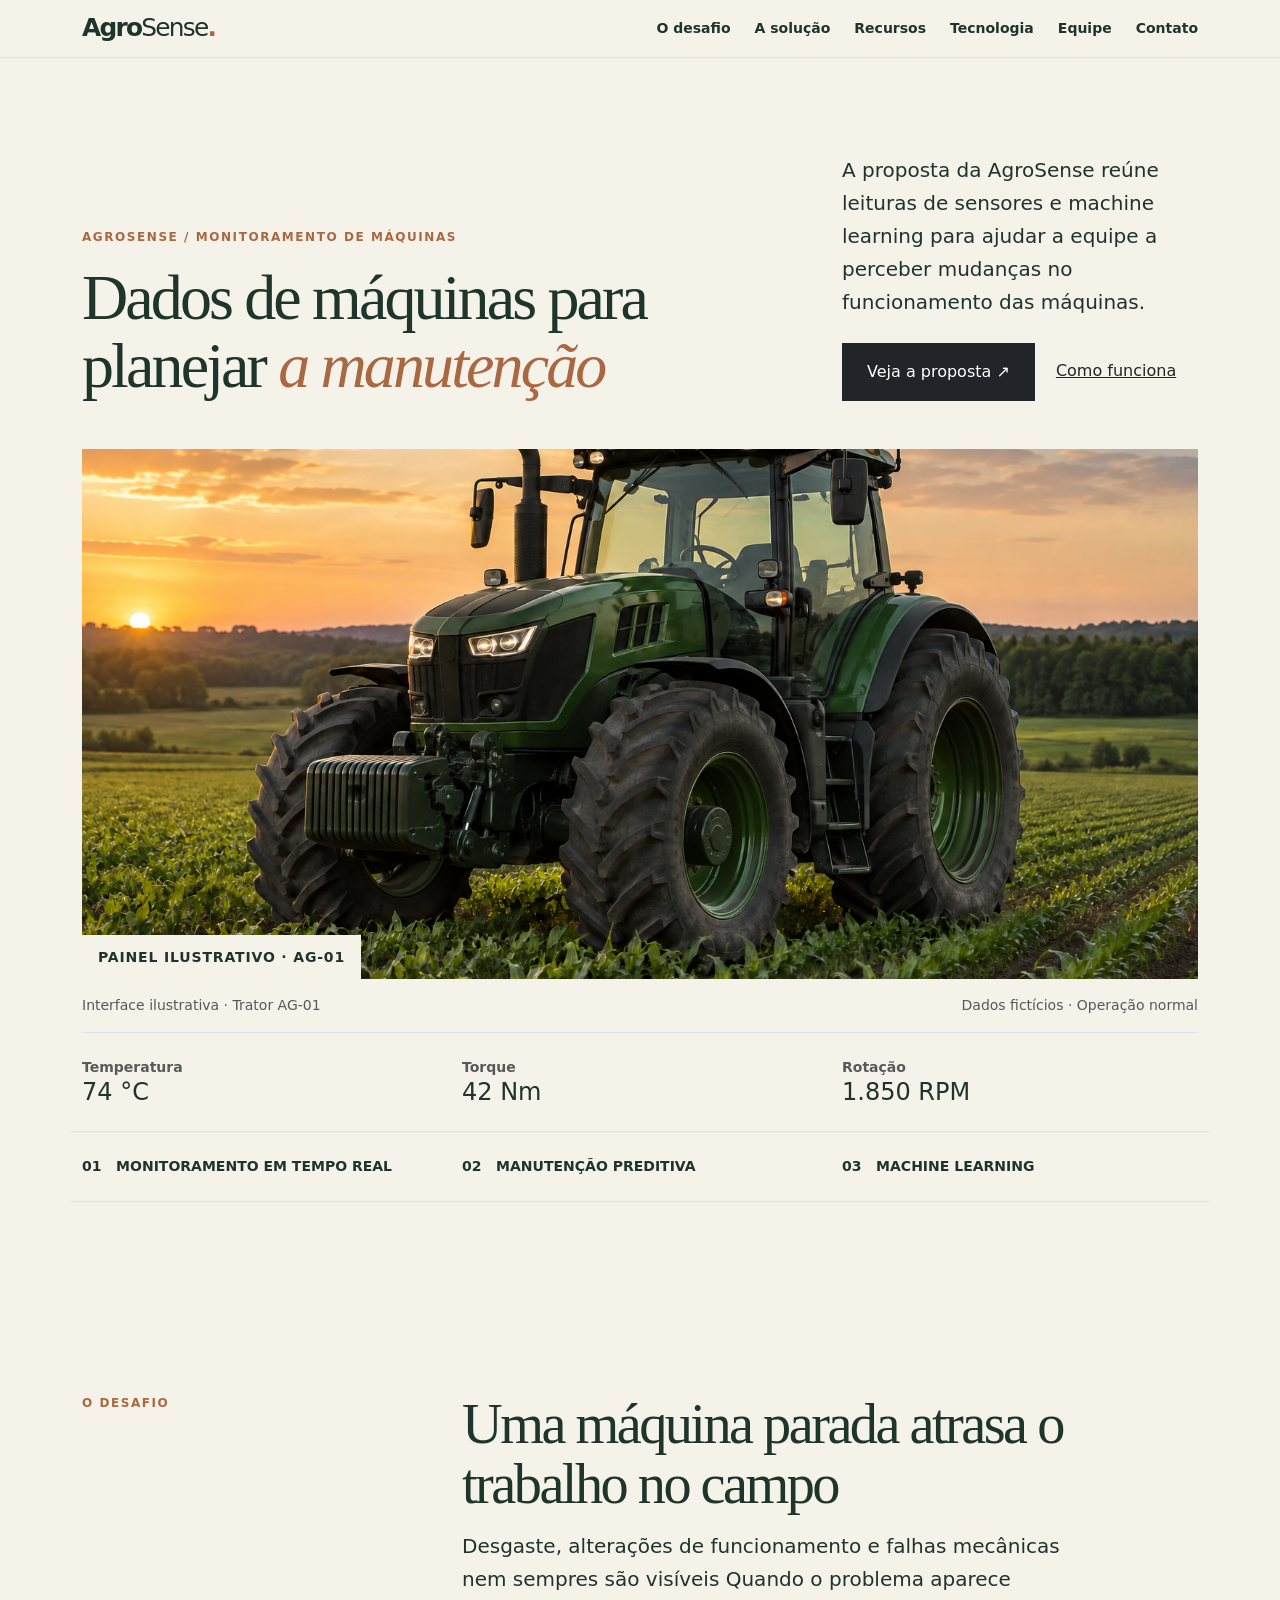
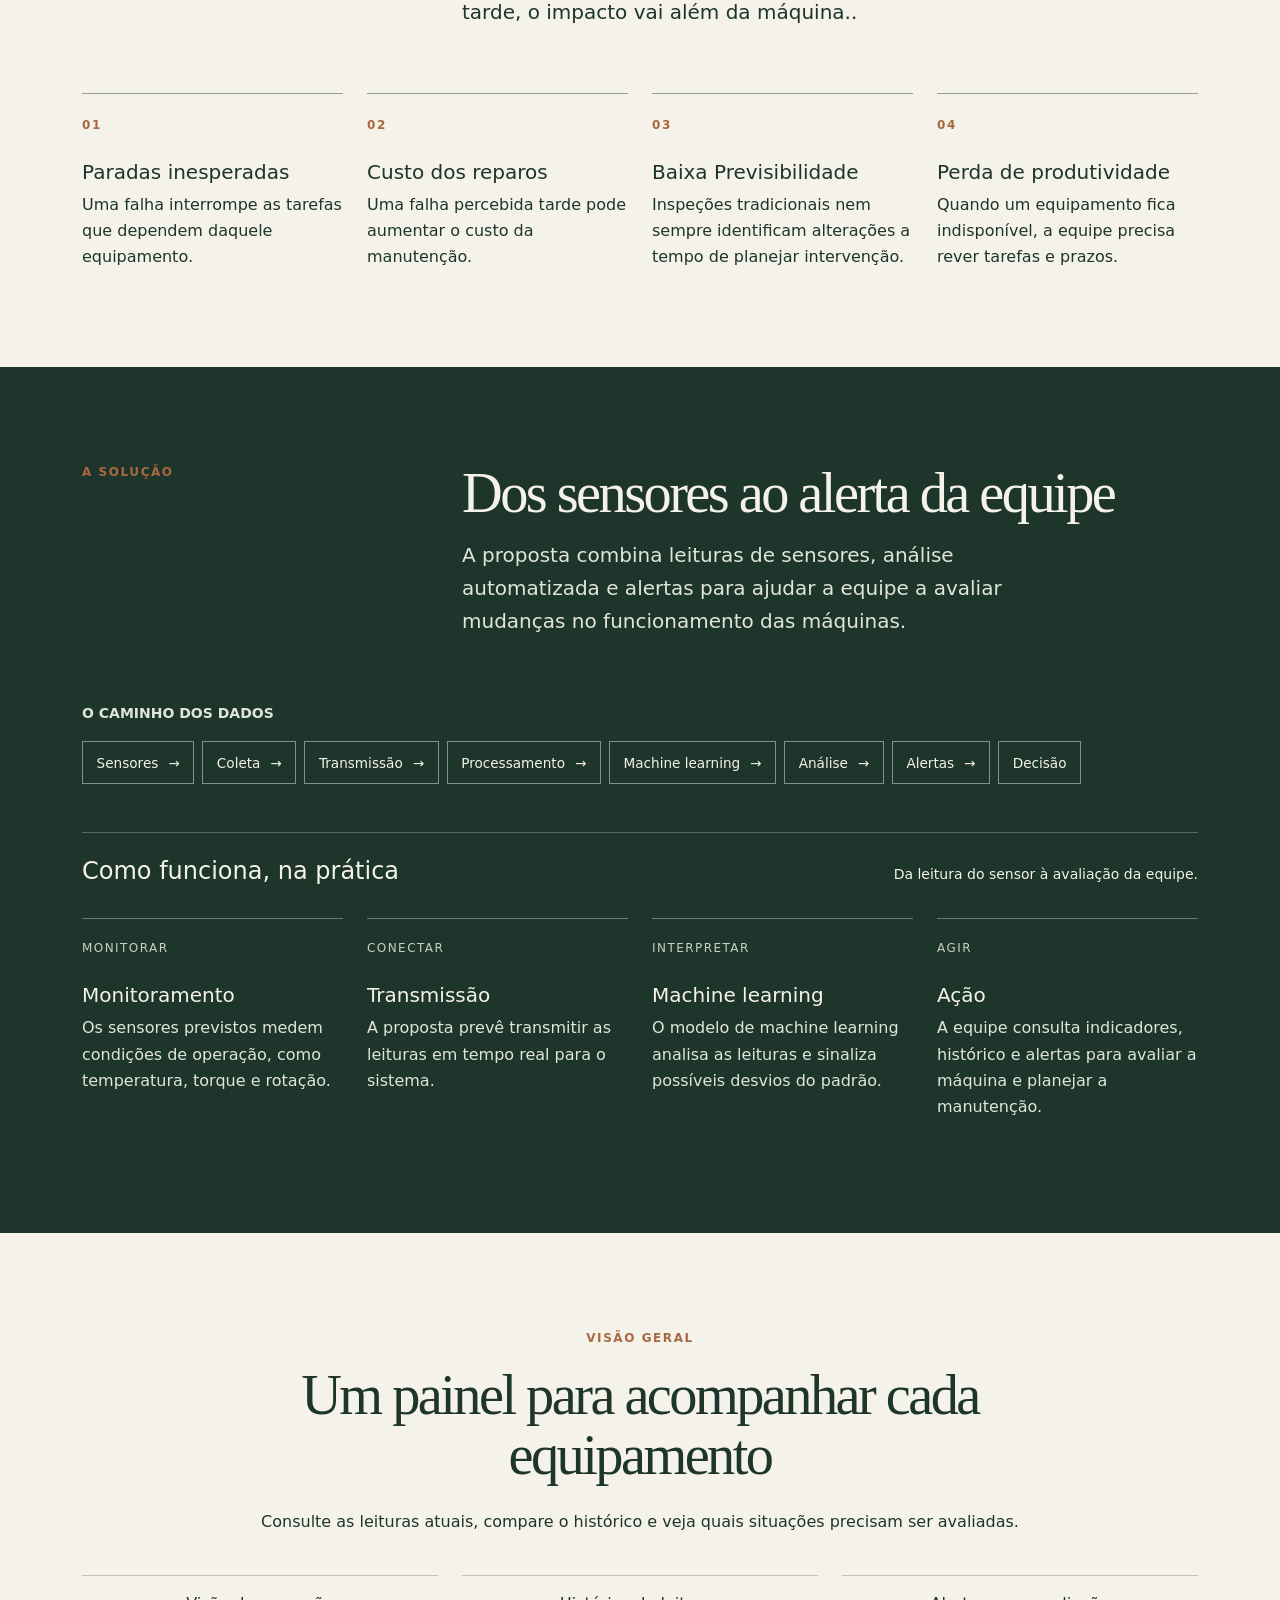
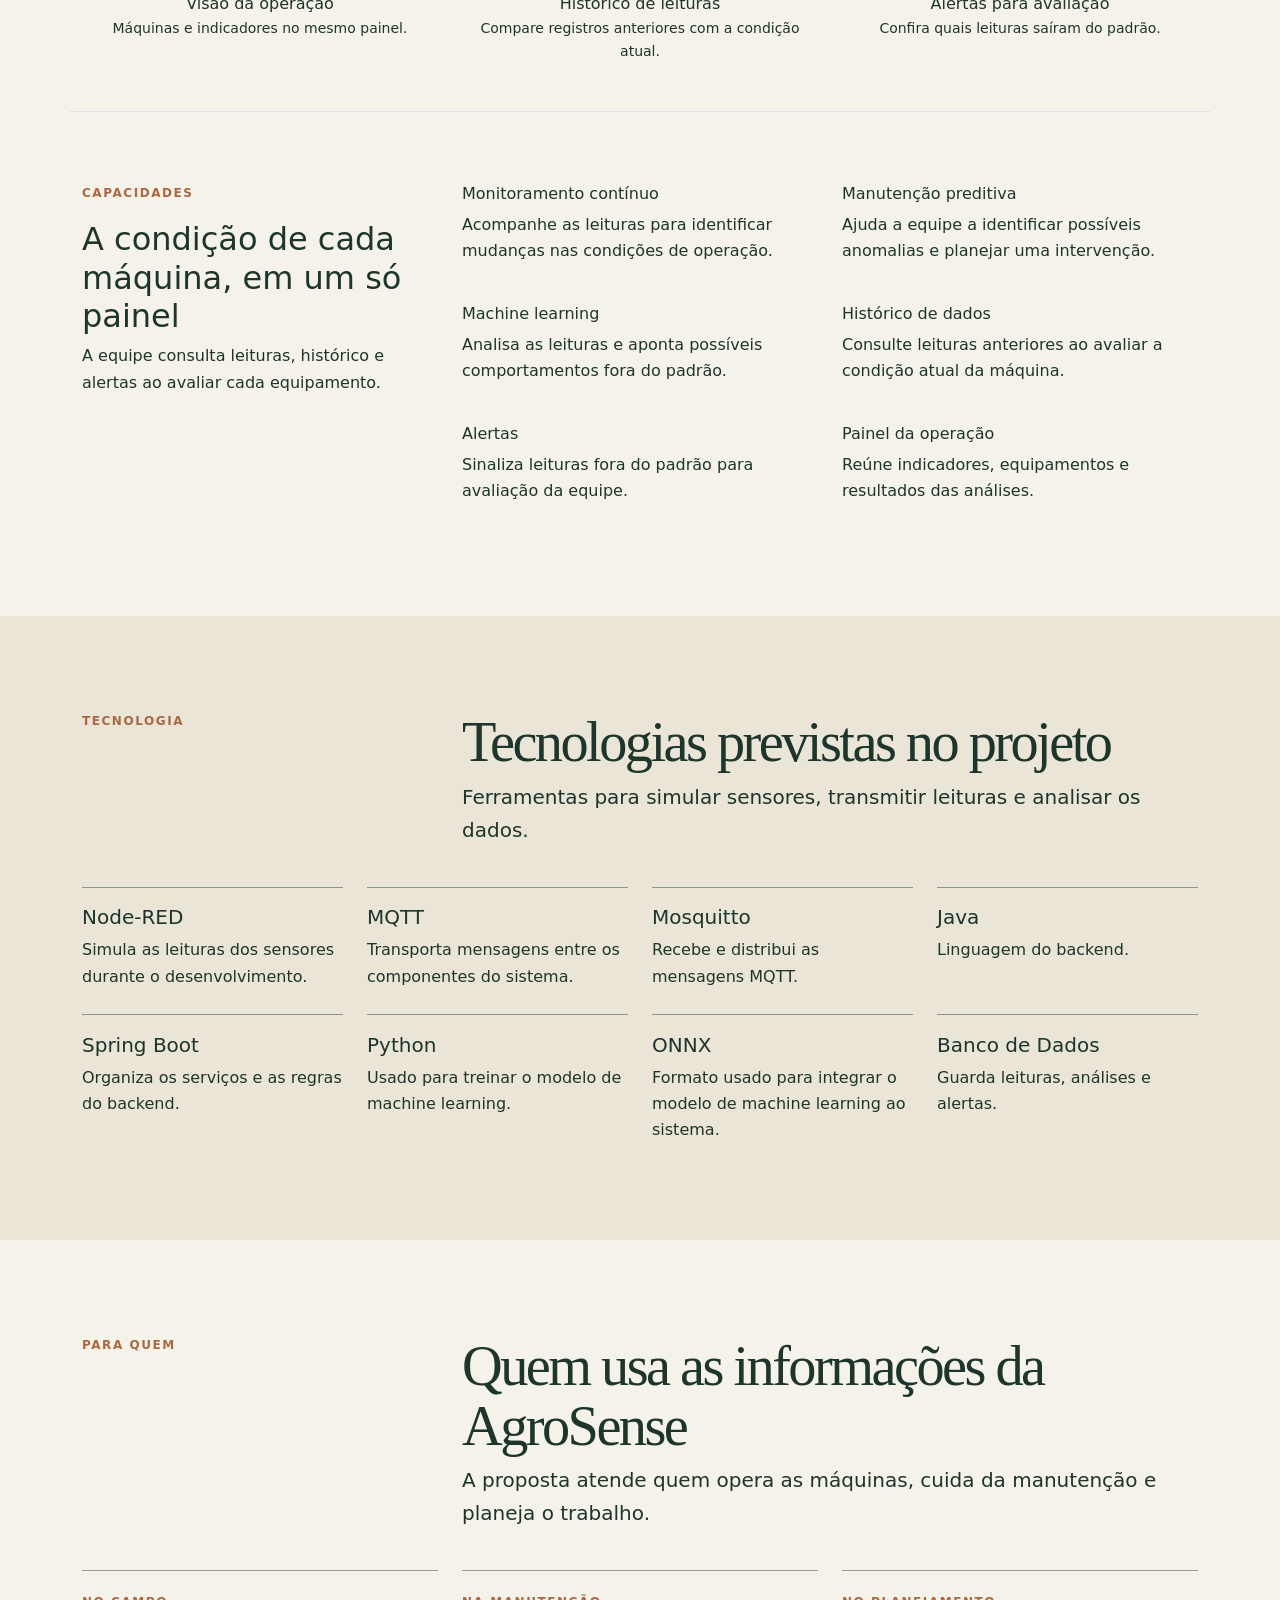
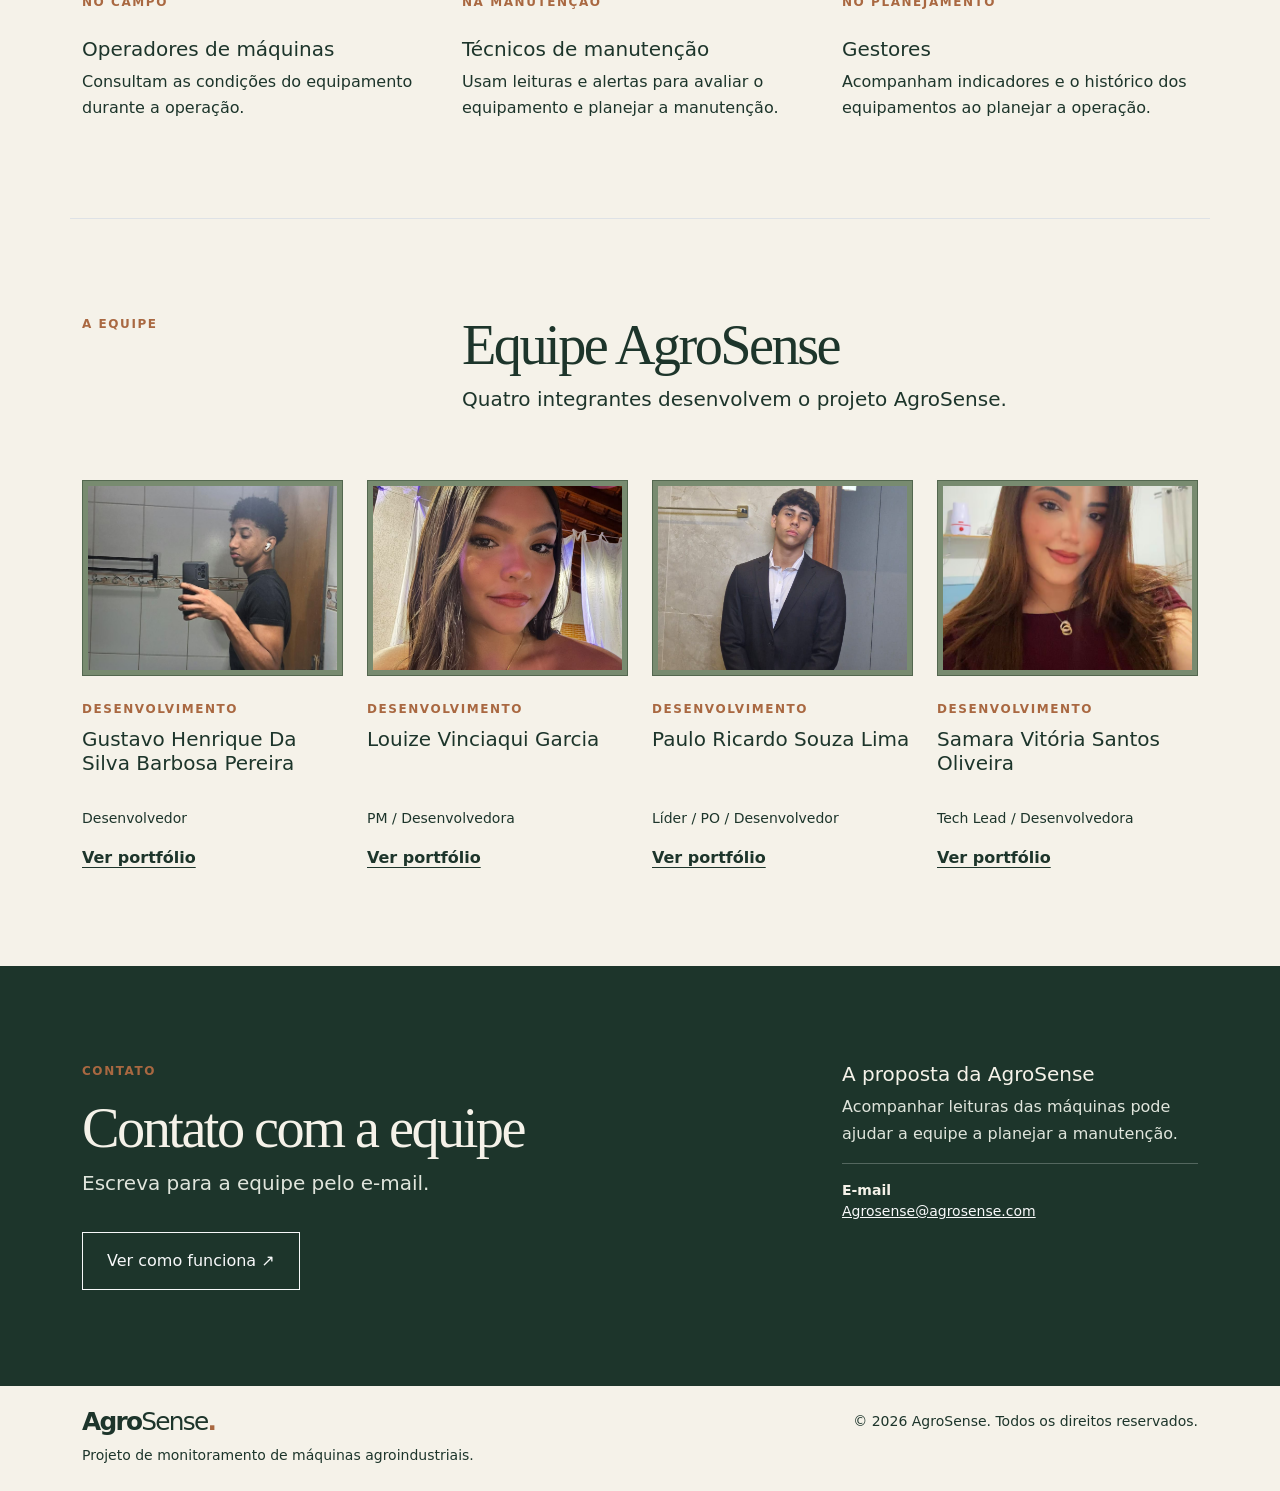
<file: index.html>
<!doctype html>
<html lang="pt-BR">
  <head>
    <meta charset="utf-8">
    <meta name="viewport" content="width=device-width, initial-scale=1">
    <meta name="description" content="A AgroSense propõe monitorar máquinas agroindustriais com sensores e machine learning para apoiar o planejamento da manutenção.">
    <meta name="theme-color" content="#f5f2e9">
    <title>AgroSense — Monitoramento de máquinas agroindustriais</title>
    <link rel="icon" href="img/favicon.svg" type="image/svg+xml">
    <link rel="stylesheet" href="css/bootstrap/bootstrap.min.css">
    <link rel="stylesheet" href="css/style.css">
  </head>
  <body>
    <a class="visually-hidden-focusable btn btn-dark position-absolute m-2" href="#conteudo">Pular para o conteúdo</a>
    <header class="border-bottom bg-paper">
      <div class="container py-3 d-flex flex-wrap align-items-center justify-content-between gap-3">
        <a class="wordmark text-decoration-none" href="#inicio" aria-label="AgroSense, início">Agro<span>Sense</span><span class="wordmark-dot">.</span></a>
        <nav class="d-flex flex-wrap column-gap-4 row-gap-1 small fw-semibold" aria-label="Navegação principal">
          <a href="#problema">O desafio</a>
          <a href="#solucao">A solução</a>
          <a href="#recursos">Recursos</a>
          <a href="#tecnologia">Tecnologia</a>
          <a href="#equipe">Equipe</a>
          <a href="#contato">Contato</a>
        </nav>
      </div>
    </header>
    <main id="conteudo">

      <!-- APRESENTAÇÃO -->
      <section id="inicio" class="container py-5 py-lg-6" aria-labelledby="titulo-principal">
        <div class="row align-items-end gy-4 mb-4 mb-lg-5">
          <div class="col-lg-8">
            <p class="kicker mb-3">AGROSENSE / MONITORAMENTO DE MÁQUINAS</p>
            <h1 id="titulo-principal" class="display-3 title-main mb-0">Dados de máquinas para planejar <em>a manutenção</em></h1>
          </div>
          <div class="col-lg-4">
            <p class="lead mb-4">A proposta da AgroSense reúne leituras de sensores e machine learning para ajudar a equipe a perceber mudanças no funcionamento das máquinas.</p>
            <a class="btn btn-dark rounded-0 px-4 py-3" href="#solucao">Veja a proposta <span aria-hidden="true">↗</span></a>
            <a class="ms-3 text-decoration-underline link-dark" href="#como-funciona">Como funciona</a>
          </div>
        </div>
        <figure class="mb-0">
          <div class="position-relative">
            <img class="w-100 hero-photo" src="img/agrosense-tractor.png" alt="Ilustração de um trator em uma lavoura ao pôr do sol" width="1536" height="1024" fetchpriority="high">
            <span class="photo-tag small">PAINEL ILUSTRATIVO · AG-01</span>
          </div>
          <figcaption class="d-flex flex-wrap justify-content-between gap-2 small text-muted py-3 border-bottom">
            <span>Interface ilustrativa · Trator AG-01</span>
            <span>Dados fictícios · Operação normal</span>
          </figcaption>
        </figure>
        <dl class="row row-cols-3 gy-2 py-4 border-bottom mb-0" aria-label="Leituras ilustrativas do trator AG-01">
          <div class="col">
            <dt class="small text-muted">Temperatura</dt>
            <dd class="h4 mb-0">74 °C</dd>
          </div>
          <div class="col">
            <dt class="small text-muted">Torque</dt>
            <dd class="h4 mb-0">42 Nm</dd>
          </div>
          <div class="col">
            <dt class="small text-muted">Rotação</dt>
            <dd class="h4 mb-0">1.850 RPM</dd>
          </div>
        </dl>
        <div class="row gy-3 py-4 text-uppercase small fw-semibold border-bottom">
          <div class="col-md-4">01   Monitoramento em tempo real</div>
          <div class="col-md-4">02   Manutenção preditiva</div>
          <div class="col-md-4">03   Machine learning</div>
        </div>
      </section>

      <!-- DESAFIO -->
      <section id="problema" class="container py-5 py-lg-6" aria-labelledby="problema-titulo">
        <div class="row gy-4 mb-5">
          <div class="col-lg-4">
            <p class="kicker"> O DESAFIO</p>
          </div>
          <div class="col-lg-8">
            <h2 id="problema-titulo" class="section-title mb-3">Uma máquina parada atrasa o trabalho no campo</h2>
            <p class="lead col-lg-10">Desgaste, alterações de funcionamento e falhas mecânicas nem sempres são visíveis
              Quando o problema aparece tarde, o impacto vai além da máquina..</p>
          </div>
        </div>
        <div class="row row-cols-1 row-cols-md-2 row-cols-lg-4 g-4">
          <div class="col">
            <article class="rule-item h-100">
              <span class="kicker">01</span>
              <h3 class="h5 mt-4">Paradas inesperadas</h3>
              <p>Uma falha interrompe as tarefas que dependem daquele equipamento.</p>
            </article>
          </div>
          <div class="col">
            <article class="rule-item h-100">
              <span class="kicker">02</span>
              <h3 class="h5 mt-4">Custo dos reparos</h3>
              <p>Uma falha percebida tarde pode aumentar o custo da manutenção.</p>
            </article>
          </div>
          <div class="col">
            <article class="rule-item h-100">
              <span class="kicker">03</span>
              <h3 class="h5 mt-4">Baixa Previsibilidade</h3>
              <p>Inspeções tradicionais nem sempre identificam alterações a tempo de planejar intervenção.</p>
            </article>
          </div>
          <div class="col">
            <article class="rule-item h-100">
              <span class="kicker">04</span>
              <h3 class="h5 mt-4">Perda de produtividade</h3>
              <p>Quando um equipamento fica indisponível, a equipe precisa rever tarefas e prazos.</p>
            </article>
          </div>
        </div>
      </section>

      <!-- SOLUÇÃO -->
      <section id="solucao" class="forest-band py-5 py-lg-6" aria-labelledby="solucao-titulo">
        <div class="container">
          <div class="row gy-4 mb-5">
            <div class="col-lg-4">
              <p class="kicker text-light-subtle"> A SOLUÇÃO</p>
            </div>
            <div class="col-lg-8">
              <h2 id="solucao-titulo" class="section-title mb-3">Dos sensores ao alerta da equipe</h2>
              <p class="lead col-lg-10">A proposta combina leituras de sensores, análise automatizada e alertas para ajudar a equipe a avaliar mudanças no funcionamento das máquinas.</p>
            </div>
          </div>
          <p class="small text-uppercase fw-bold mb-3">O caminho dos dados</p>
          <ol class="d-flex flex-wrap list-unstyled gap-2 mb-5" aria-label="Caminho dos dados, dos sensores à decisão">
            <li class="flow-label">Sensores</li>
            <li class="flow-label">Coleta</li>
            <li class="flow-label">Transmissão</li>
            <li class="flow-label">Processamento</li>
            <li class="flow-label">Machine learning</li>
            <li class="flow-label">Análise</li>
            <li class="flow-label">Alertas</li>
            <li class="flow-label">Decisão</li>
          </ol>
          <div id="como-funciona" class="border-top border-light border-opacity-25 pt-4">
            <div class="d-flex flex-wrap justify-content-between align-items-baseline gap-2 mb-4">
              <h3 class="h4">Como funciona, na prática</h3>
              <span class="small text-light-subtle">Da leitura do sensor à avaliação da equipe.</span>
            </div>
            <div class="row row-cols-1 row-cols-sm-2 row-cols-lg-4 g-4">
              <div class="col">
                <div class="step h-100">
                  <span> MONITORAR</span>
                  <h4 class="h5 mt-4">Monitoramento</h4>
                  <p>Os sensores previstos medem condições de operação, como temperatura, torque e rotação.</p>
                </div>
              </div>
              <div class="col">
                <div class="step h-100">
                  <span> CONECTAR</span>
                  <h4 class="h5 mt-4">Transmissão</h4>
                  <p>A proposta prevê transmitir as leituras em tempo real para o sistema.</p>
                </div>
              </div>
              <div class="col">
                <div class="step h-100">
                  <span>INTERPRETAR</span>
                  <h4 class="h5 mt-4">Machine learning</h4>
                  <p>O modelo de machine learning analisa as leituras e sinaliza possíveis desvios do padrão.</p>
                </div>
              </div>
              <div class="col">
                <div class="step h-100">
                  <span> AGIR</span>
                  <h4 class="h5 mt-4">Ação</h4>
                  <p>A equipe consulta indicadores, histórico e alertas para avaliar a máquina e planejar a manutenção.</p>
                </div>
              </div>
            </div>
          </div>
        </div>
      </section>

      <!-- RECURSOS E PAINEL -->
      <section id="recursos" class="container py-5 py-lg-6" aria-labelledby="recursos-titulo">
        <div class="overview-intro text-center mx-auto">
          <p class="kicker">VISÃO GERAL</p>
          <h2 id="recursos-titulo" class="section-title mb-4">Um painel para acompanhar cada equipamento</h2>
          <p>Consulte as leituras atuais, compare o histórico e veja quais situações precisam ser avaliadas.</p>
        </div>
        <div class="row row-cols-1 row-cols-md-3 g-4 mt-3 text-center">
          <div class="col">
            <article class="overview-feature h-100">
              <h3 class="h6 mb-1">Visão da operação</h3>
              <p class="small mb-0">Máquinas e indicadores no mesmo painel.</p>
            </article>
          </div>
          <div class="col">
            <article class="overview-feature h-100">
              <h3 class="h6 mb-1">Histórico de leituras</h3>
              <p class="small mb-0">Compare registros anteriores com a condição atual.</p>
            </article>
          </div>
          <div class="col">
            <article class="overview-feature h-100">
              <h3 class="h6 mb-1">Alertas para avaliação</h3>
              <p class="small mb-0">Confira quais leituras saíram do padrão.</p>
            </article>
          </div>
        </div>
        <div class="row mt-5 pt-5 border-top gy-4">
          <div class="col-lg-4">
            <p class="kicker">CAPACIDADES</p>
            <h2 class="h2">A condição de cada máquina, em um só painel</h2>
            <p>A equipe consulta leituras, histórico e alertas ao avaliar cada equipamento.</p>
          </div>
          <div class="col-lg-8">
            <div class="row row-cols-1 row-cols-sm-2 g-4">
              <div class="col">
                <h3 class="h6">Monitoramento contínuo</h3>
                <p>Acompanhe as leituras para identificar mudanças nas condições de operação.</p>
              </div>
              <div class="col">
                <h3 class="h6">Manutenção preditiva</h3>
                <p>Ajuda a equipe a identificar possíveis anomalias e planejar uma intervenção.</p>
              </div>
              <div class="col">
                <h3 class="h6">Machine learning</h3>
                <p>Analisa as leituras e aponta possíveis comportamentos fora do padrão.</p>
              </div>
              <div class="col">
                <h3 class="h6">Histórico de dados</h3>
                <p>Consulte leituras anteriores ao avaliar a condição atual da máquina.</p>
              </div>
              <div class="col">
                <h3 class="h6">Alertas</h3>
                <p>Sinaliza leituras fora do padrão para avaliação da equipe.</p>
              </div>
              <div class="col">
                <h3 class="h6">Painel da operação</h3>
                <p>Reúne indicadores, equipamentos e resultados das análises.</p>
              </div>
            </div>
          </div>
        </div>
      </section>
      <!-- TECNOLOGIA -->
      <section id="tecnologia" class="sand-band py-5 py-lg-6" aria-labelledby="tecnologia-titulo">
        <div class="container">
          <div class="row gy-4 mb-4">
            <div class="col-lg-4">
              <p class="kicker"> TECNOLOGIA</p>
            </div>
            <div class="col-lg-8">
              <h2 id="tecnologia-titulo" class="section-title">Tecnologias previstas no projeto</h2>
              <p class="lead">Ferramentas para simular sensores, transmitir leituras e analisar os dados.</p>
            </div>
          </div>
          <div class="row row-cols-1 row-cols-sm-2 row-cols-lg-4 g-4">
            <div class="col">
              <div class="rule-item">
                <h3 class="h5">Node-RED</h3>
                <p>Simula as leituras dos sensores durante o desenvolvimento.</p>
              </div>
            </div>
            <div class="col">
              <div class="rule-item">
                <h3 class="h5">MQTT</h3>
                <p>Transporta mensagens entre os componentes do sistema.</p>
              </div>
            </div>
            <div class="col">
              <div class="rule-item">
                <h3 class="h5">Mosquitto</h3>
                <p>Recebe e distribui as mensagens MQTT.</p>
              </div>
            </div>
            <div class="col">
              <div class="rule-item">
                <h3 class="h5">Java</h3>
                <p>Linguagem do backend.</p>
              </div>
            </div>
            <div class="col">
              <div class="rule-item">
                <h3 class="h5">Spring Boot</h3>
                <p>Organiza os serviços e as regras do backend.</p>
              </div>
            </div>
            <div class="col">
              <div class="rule-item">
                <h3 class="h5">Python</h3>
                <p>Usado para treinar o modelo de machine learning.</p>
              </div>
            </div>
            <div class="col">
              <div class="rule-item">
                <h3 class="h5">ONNX</h3>
                <p>Formato usado para integrar o modelo de machine learning ao sistema.</p>
              </div>
            </div>
            <div class="col">
              <div class="rule-item">
                <h3 class="h5">Banco de Dados</h3>
                <p>Guarda leituras, análises e alertas.</p>
              </div>
            </div>
          </div>
        </div>
      </section>

      <section class="container py-5 py-lg-6" aria-labelledby="publico-titulo">
        <div class="row gy-4 mb-4">
          <div class="col-lg-4">
            <p class="kicker"> PARA QUEM</p>
          </div>
          <div class="col-lg-8">
            <h2 id="publico-titulo" class="section-title">Quem usa as informações da AgroSense</h2>
            <p class="lead">A proposta atende quem opera as máquinas, cuida da manutenção e planeja o trabalho.</p>
          </div>
        </div>
        <div class="row row-cols-1 row-cols-md-3 g-4">
          <div class="col">
            <div class="rule-item h-100">
              <span class="kicker">NO CAMPO</span>
              <h3 class="h5 mt-4">Operadores de máquinas</h3>
              <p>Consultam as condições do equipamento durante a operação.</p>
            </div>
          </div>
          <div class="col">
            <div class="rule-item h-100">
              <span class="kicker">NA MANUTENÇÃO</span>
              <h3 class="h5 mt-4">Técnicos de manutenção</h3>
              <p>Usam leituras e alertas para avaliar o equipamento e planejar a manutenção.</p>
            </div>
          </div>
          <div class="col">
            <div class="rule-item h-100">
              <span class="kicker">NO PLANEJAMENTO</span>
              <h3 class="h5 mt-4">Gestores</h3>
              <p>Acompanham indicadores e o histórico dos equipamentos ao planejar a operação.</p>
            </div>
          </div>
        </div>
      </section>

      <!-- EQUIPE -->
      <section id="equipe" class="container py-5 py-lg-6 border-top" aria-labelledby="equipe-titulo">
        <div class="row gy-5 mb-5">
          <div class="col-lg-4">
            <p class="kicker"> A EQUIPE</p>
          </div>
          <div class="col-lg-8">
            <h2 id="equipe-titulo" class="section-title">Equipe AgroSense</h2>
            <p class="lead">Quatro integrantes desenvolvem o projeto AgroSense.</p>
          </div>
        </div>
        <div class="row row-cols-1 row-cols-sm-2 row-cols-lg-4 g-4">
          <div class="col">
            <article class="person h-100">
              <div class="img-perfil-frame">
                <img class="img img-gustavo" src="img/gustavo.jpeg" alt="Foto de Gustavo Henrique Da Silva Barbosa Pereira" width="1154" height="1280" loading="lazy" decoding="async">
              </div>
              <p class="kicker mt-4 mb-2">DESENVOLVIMENTO</p>
              <h3 class="h5 person-name">Gustavo Henrique Da Silva Barbosa Pereira</h3>
              <p class="small person-role">Desenvolvedor</p>
              <a href="gustavo.html" aria-label="Ver portfólio de Gustavo Henrique Da Silva Barbosa Pereira">Ver portfólio</a>
            </article>
          </div>
          <div class="col">
            <article class="person h-100">
              <div class="img-perfil-frame">
                <img class="img img-louize" src="img/louize.jpeg" alt="Foto de Louize Vinciaqui Garcia" width="960" height="1280" loading="lazy" decoding="async">
              </div>
              <p class="kicker mt-4 mb-2">DESENVOLVIMENTO</p>
              <h3 class="h5 person-name">Louize Vinciaqui Garcia</h3>
              <p class="small person-role">PM / Desenvolvedora</p>
              <a href="louize.html" aria-label="Ver portfólio de Louize Vinciaqui Garcia">Ver portfólio</a>
            </article>
          </div>
          <div class="col">
            <article class="person h-100">
              <div class="img-perfil-frame">
                <img class="img img-paulo" src="img/paulo.jpeg" alt="Foto de Paulo Ricardo Souza Lima" width="360" height="360" loading="lazy" decoding="async">
              </div>
              <p class="kicker mt-4 mb-2">DESENVOLVIMENTO</p>
              <h3 class="h5 person-name">Paulo Ricardo Souza Lima</h3>
              <p class="small person-role">Líder / PO / Desenvolvedor</p>
              <a href="paulo.html" aria-label="Ver portfólio de Paulo Ricardo Souza Lima">Ver portfólio</a>
            </article>
          </div>
          <div class="col">
            <article class="person h-100">
              <div class="img-perfil-frame">
                <img class="img img-samara" src="img/samara.jpeg" alt="Foto de Samara Vitória Santos Oliveira" width="1200" height="986" loading="lazy" decoding="async">
              </div>
              <p class="kicker mt-4 mb-2">DESENVOLVIMENTO</p>
              <h3 class="h5 person-name">Samara Vitória Santos Oliveira</h3>
              <p class="small person-role">Tech Lead / Desenvolvedora</p>
              <a href="samara.html" aria-label="Ver portfólio de Samara Vitória Santos Oliveira">Ver portfólio</a>
            </article>
          </div>
        </div>
      </section>

      <!-- CONTATO -->
      <section id="contato" class="forest-band py-5 py-lg-6" aria-labelledby="contato-titulo">
        <div class="container">
          <div class="row gy-5">
            <div class="col-lg-8">
              <p class="kicker text-light-subtle">CONTATO</p>
              <h2 id="contato-titulo" class="section-title">Contato com a equipe</h2>
              <p class="lead col-lg-9">Escreva para a equipe pelo e-mail.</p>
              <a href="#solucao" class="btn btn-outline-light rounded-0 mt-3 px-4 py-3">Ver como funciona ↗</a>
            </div>
            <div class="col-lg-4">
              <h3 class="h5">A proposta da AgroSense</h3>
              <p>Acompanhar leituras das máquinas pode ajudar a equipe a planejar a manutenção.</p>
              <dl class="small border-top border-light border-opacity-25 pt-3">
                <dt>E-mail</dt>
                <dd><a class="link-light" href="mailto:Agrosense@agrosense.com">Agrosense@agrosense.com</a></dd>
              </dl>
            </div>
          </div>
        </div>
      </section>
    </main>
    <footer class="container py-4 d-flex flex-wrap justify-content-between gap-2 small">
      <div>
        <a class="wordmark text-decoration-none" href="#inicio">Agro<span>Sense</span><span class="wordmark-dot">.</span></a>
        <p class="mb-0 mt-2">Projeto de monitoramento de máquinas agroindustriais.</p>
      </div>
      <div class="text-md-end">
        <p class="mb-0">© 2026 AgroSense. Todos os direitos reservados.</p>
      </div>
    </footer>
  </body>
</html>
</file>
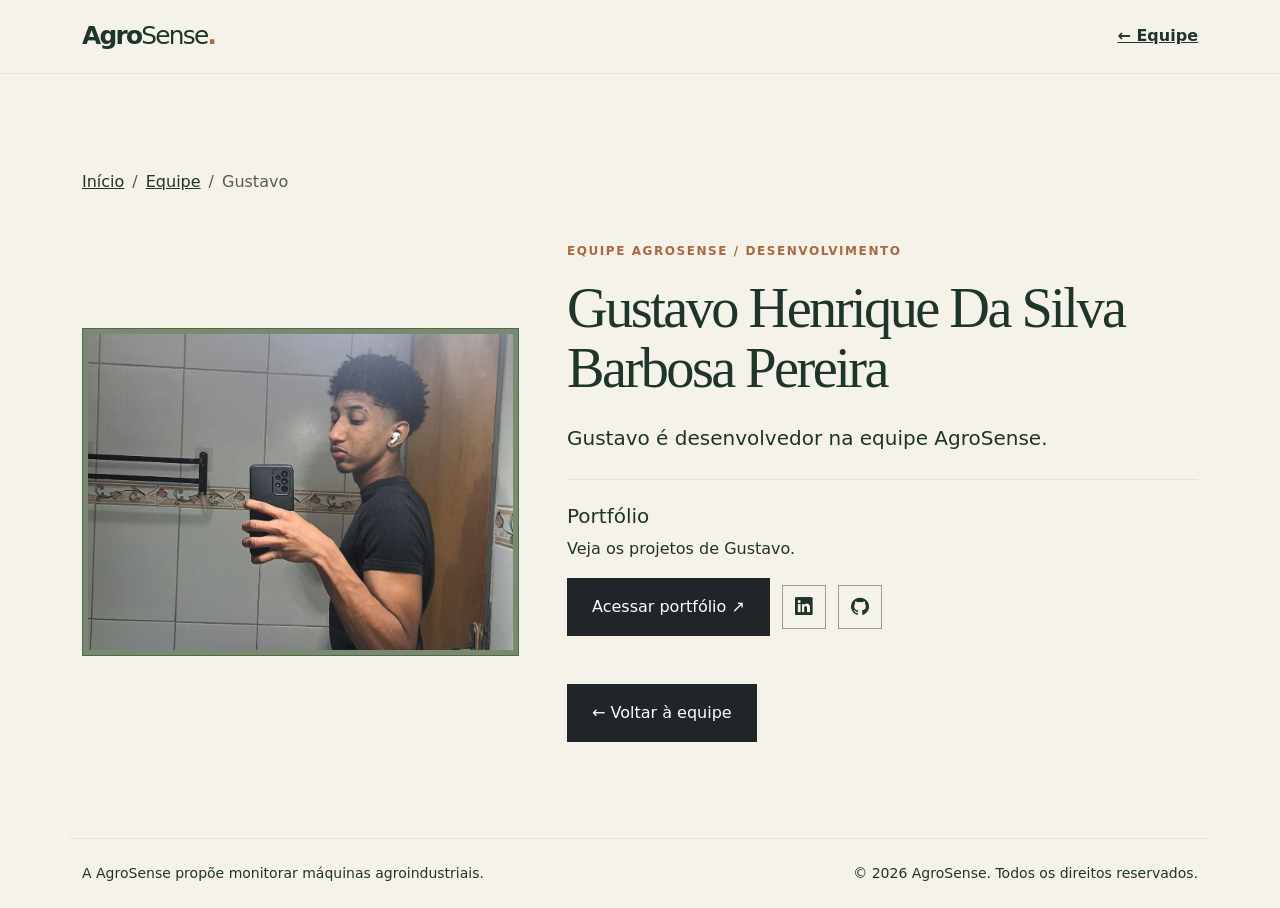
<file: gustavo.html>
<!doctype html>
<html lang="pt-BR">
<head>
  <meta charset="utf-8">
  <meta name="viewport" content="width=device-width, initial-scale=1">
  <meta name="description" content="Perfil de Gustavo, desenvolvedor da equipe AgroSense. Acesse seu portfólio e perfis profissionais.">
  <title>Gustavo Henrique Da Silva Barbosa Pereira — AgroSense</title>
  <link rel="icon" href="img/favicon.svg" type="image/svg+xml">
  <link rel="stylesheet" href="css/bootstrap/bootstrap.min.css">
  <link rel="stylesheet" href="https://cdn.jsdelivr.net/npm/bootstrap-icons@1.13.1/font/bootstrap-icons.min.css">
  <link rel="stylesheet" href="css/style.css">
</head>
<body class="d-flex flex-column min-vh-100">
  <a class="visually-hidden-focusable btn btn-dark position-absolute m-2" href="#conteudo">Pular para o conteúdo</a>
  <header class="border-bottom bg-paper">
    <div class="container py-4 d-flex align-items-center justify-content-between gap-3">
      <a class="wordmark text-decoration-none" href="index.html" aria-label="AgroSense, página inicial">
        Agro<span>Sense</span><span class="wordmark-dot">.</span>
      </a>
      <a class="fw-semibold" href="index.html#equipe">← Equipe</a>
    </div>
  </header>
  <main id="conteudo" class="container flex-grow-1 py-5 py-lg-6">
    <nav aria-label="Caminho de navegação" class="mb-5">
      <ol class="breadcrumb small">
        <li class="breadcrumb-item"><a href="index.html">Início</a></li>
        <li class="breadcrumb-item"><a href="index.html#equipe">Equipe</a></li>
        <li class="breadcrumb-item active" aria-current="page">Gustavo</li>
      </ol>
    </nav>
    <article class="row align-items-center g-5" aria-labelledby="nome-integrante">
      <div class="col-md-5">
        <div class="img-perfil-frame">
          <img class="img img-gustavo" src="img/gustavo.jpeg" alt="Foto de Gustavo Henrique Da Silva Barbosa Pereira" width="1154" height="1280" decoding="async">
        </div>
      </div>
      <div class="col-md-7">
        <p class="kicker">EQUIPE AGROSENSE / DESENVOLVIMENTO</p>
        <h1 class="section-title mb-4" id="nome-integrante">Gustavo Henrique Da Silva Barbosa Pereira</h1>
        <p class="lead">Gustavo é desenvolvedor na equipe AgroSense.</p>
        <div class="border-top py-4 mt-4">
          <h2 class="h5">Portfólio</h2>
          <p>Veja os projetos de Gustavo.</p>
          <div class="profile-actions">
            <a class="btn btn-dark rounded-0 px-4 py-3" href="https://dk-77777.github.io/Gustavo-portfolio/" target="_blank" rel="noopener noreferrer">
              Acessar portfólio <span aria-hidden="true">↗</span>
            </a>
            <div class="profile-socials" aria-label="Redes sociais">
              <a class="profile-social" href="https://www.linkedin.com/in/gustavodkzvlr/" aria-label="LinkedIn de Gustavo" target="_blank" rel="noopener noreferrer">
                <i class="bi bi-linkedin" aria-hidden="true"></i>
              </a>
              <a class="profile-social" href="https://github.com/dk-77777" aria-label="GitHub de Gustavo" target="_blank" rel="noopener noreferrer">
                <i class="bi bi-github" aria-hidden="true"></i>
              </a>
            </div>
          </div>
        </div>
        <a class="btn btn-dark rounded-0 px-4 py-3 mt-4" href="index.html#equipe">
          ← Voltar à equipe
        </a>
      </div>
    </article>
  </main>
  <footer class="container py-4 border-top d-flex flex-wrap justify-content-between gap-2 small">
    <span>A AgroSense propõe monitorar máquinas agroindustriais.</span>
    <span>© 2026 AgroSense. Todos os direitos reservados.</span>
  </footer>
</body>
</html>
</file>
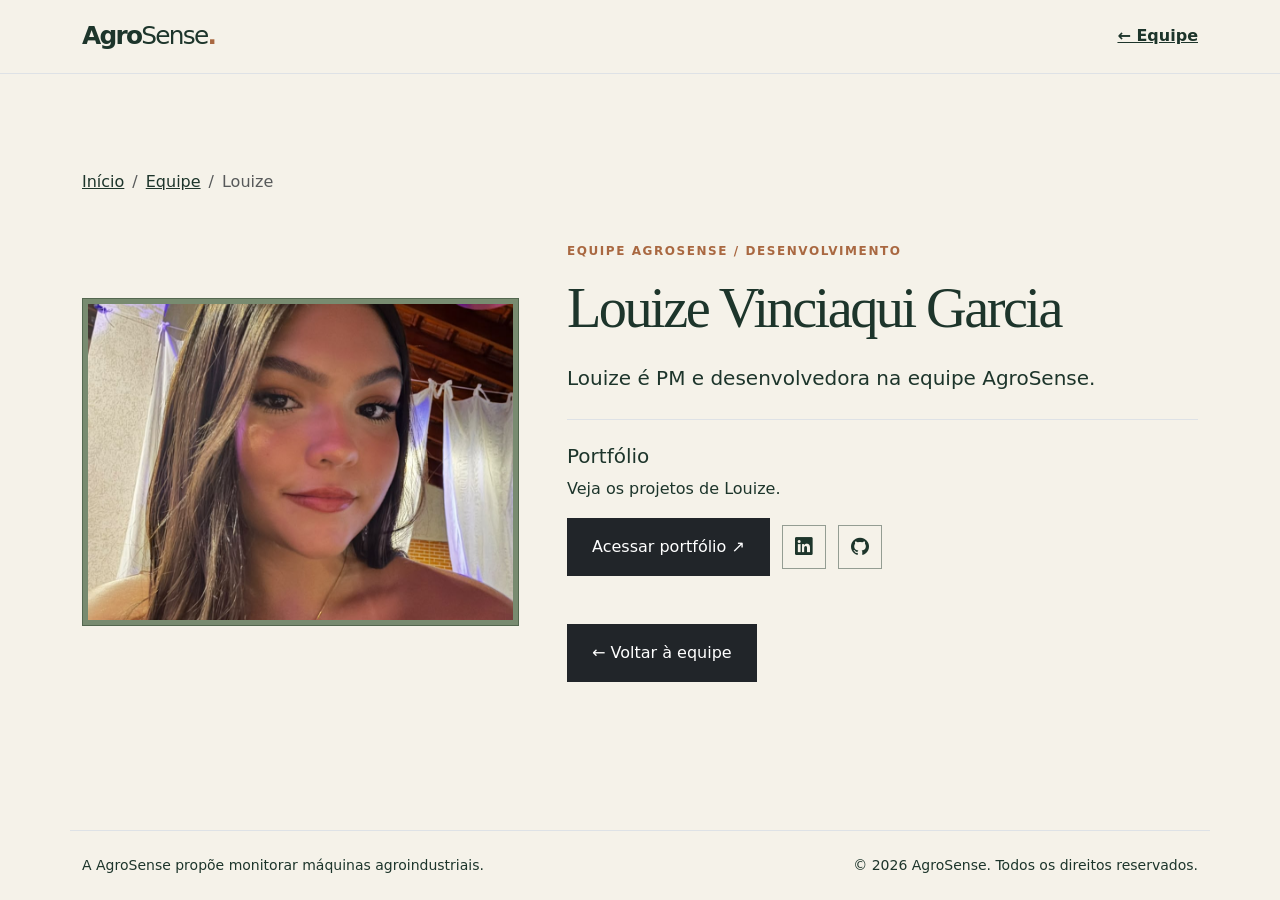
<file: louize.html>
<!doctype html>
<html lang="pt-BR">
<head>
  <meta charset="utf-8">
  <meta name="viewport" content="width=device-width, initial-scale=1">
  <meta name="description" content="Perfil de Louize, PM e desenvolvedora da equipe AgroSense. Acesse seu portfólio e perfis profissionais.">
  <title>Louize Vinciaqui Garcia — AgroSense</title>
  <link rel="icon" href="img/favicon.svg" type="image/svg+xml">
  <link rel="stylesheet" href="css/bootstrap/bootstrap.min.css">
  <link rel="stylesheet" href="https://cdn.jsdelivr.net/npm/bootstrap-icons@1.13.1/font/bootstrap-icons.min.css">
  <link rel="stylesheet" href="css/style.css">
</head>
<body class="d-flex flex-column min-vh-100">
  <a class="visually-hidden-focusable btn btn-dark position-absolute m-2" href="#conteudo">Pular para o conteúdo</a>
  <header class="border-bottom bg-paper">
    <div class="container py-4 d-flex align-items-center justify-content-between gap-3">
      <a class="wordmark text-decoration-none" href="index.html" aria-label="AgroSense, página inicial">
        Agro<span>Sense</span><span class="wordmark-dot">.</span>
      </a>
      <a class="fw-semibold" href="index.html#equipe">← Equipe</a>
    </div>
  </header>
  <main id="conteudo" class="container flex-grow-1 py-5 py-lg-6">
    <nav aria-label="Caminho de navegação" class="mb-5">
      <ol class="breadcrumb small">
        <li class="breadcrumb-item"><a href="index.html">Início</a></li>
        <li class="breadcrumb-item"><a href="index.html#equipe">Equipe</a></li>
        <li class="breadcrumb-item active" aria-current="page">Louize</li>
      </ol>
    </nav>
    <article class="row align-items-center g-5" aria-labelledby="nome-integrante">
      <div class="col-md-5">
        <div class="img-perfil-frame">
          <img class="img img-louize" src="img/louize.jpeg" alt="Foto de Louize Vinciaqui Garcia" width="960" height="1280" decoding="async">
        </div>
      </div>
      <div class="col-md-7">
        <p class="kicker">EQUIPE AGROSENSE / DESENVOLVIMENTO</p>
        <h1 class="section-title mb-4" id="nome-integrante">Louize Vinciaqui Garcia</h1>
        <p class="lead">Louize é PM e desenvolvedora na equipe AgroSense.</p>
        <div class="border-top py-4 mt-4">
          <h2 class="h5">Portfólio</h2>
          <p>Veja os projetos de Louize.</p>
          <div class="profile-actions">
            <a class="btn btn-dark rounded-0 px-4 py-3" href="https://louizevinciaqui.github.io/meu-portfolio/" target="_blank" rel="noopener noreferrer">
              Acessar portfólio <span aria-hidden="true">↗</span>
            </a>
            <div class="profile-socials" aria-label="Redes sociais">
              <a class="profile-social" href="https://www.linkedin.com/in/louizegarcia/" aria-label="LinkedIn de Louize" target="_blank" rel="noopener noreferrer">
                <i class="bi bi-linkedin" aria-hidden="true"></i>
              </a>
              <a class="profile-social" href="https://github.com/louizevinciaqui" aria-label="GitHub de Louize" target="_blank" rel="noopener noreferrer">
                <i class="bi bi-github" aria-hidden="true"></i>
              </a>
            </div>
          </div>
        </div>
        <a class="btn btn-dark rounded-0 px-4 py-3 mt-4" href="index.html#equipe">
          ← Voltar à equipe
        </a>
      </div>
    </article>
  </main>
  <footer class="container py-4 border-top d-flex flex-wrap justify-content-between gap-2 small">
    <span>A AgroSense propõe monitorar máquinas agroindustriais.</span>
    <span>© 2026 AgroSense. Todos os direitos reservados.</span>
  </footer>
</body>
</html>
</file>
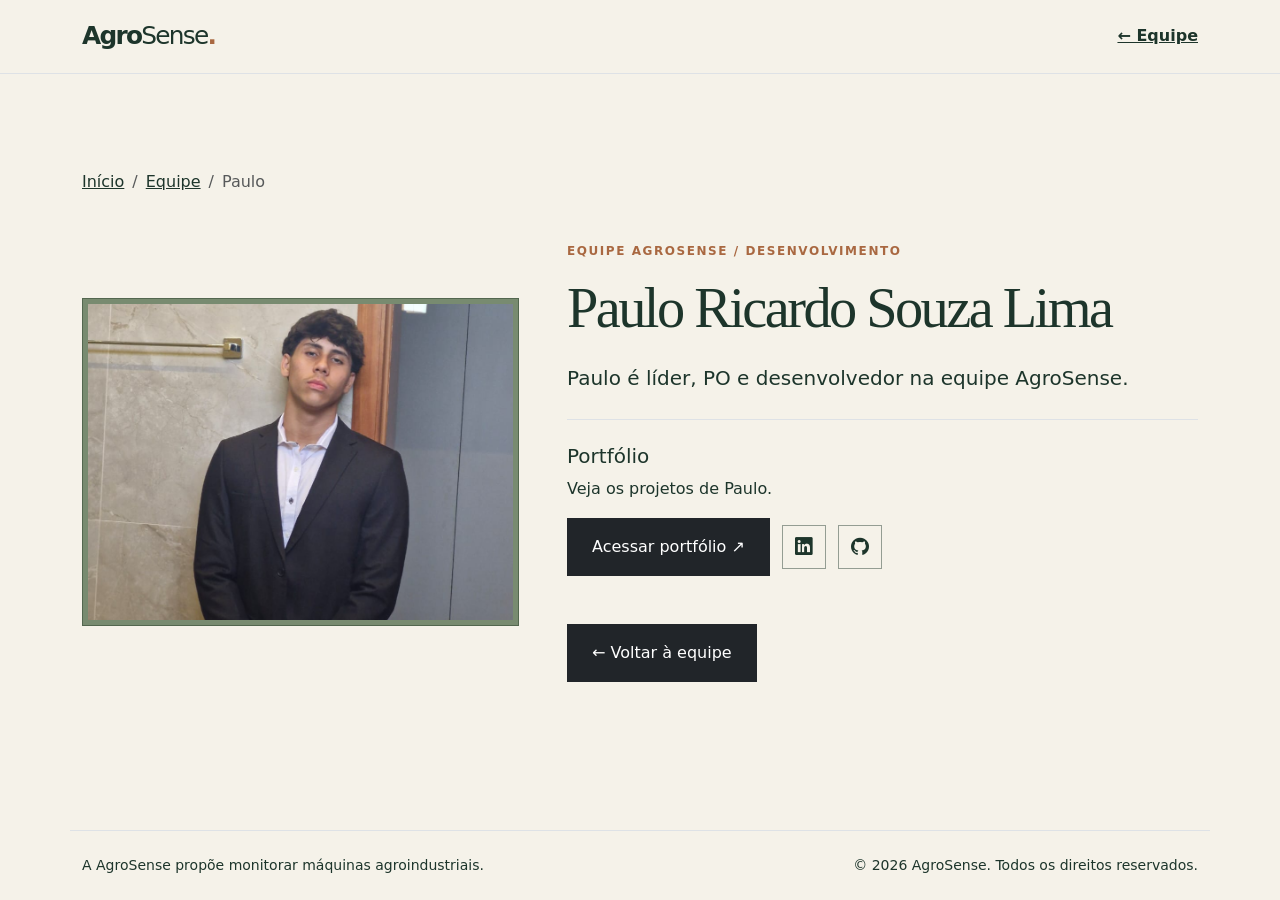
<file: paulo.html>
<!doctype html>
<html lang="pt-BR">
<head>
  <meta charset="utf-8">
  <meta name="viewport" content="width=device-width, initial-scale=1">
  <meta name="description" content="Perfil de Paulo, líder, PO e desenvolvedor da equipe AgroSense. Acesse seu portfólio e perfis profissionais.">
  <title>Paulo Ricardo Souza Lima — AgroSense</title>
  <link rel="icon" href="img/favicon.svg" type="image/svg+xml">
  <link rel="stylesheet" href="css/bootstrap/bootstrap.min.css">
  <link rel="stylesheet" href="https://cdn.jsdelivr.net/npm/bootstrap-icons@1.13.1/font/bootstrap-icons.min.css">
  <link rel="stylesheet" href="css/style.css">
</head>
<body class="d-flex flex-column min-vh-100">
  <a class="visually-hidden-focusable btn btn-dark position-absolute m-2" href="#conteudo">Pular para o conteúdo</a>
  <header class="border-bottom bg-paper">
    <div class="container py-4 d-flex align-items-center justify-content-between gap-3">
      <a class="wordmark text-decoration-none" href="index.html" aria-label="AgroSense, página inicial">
        Agro<span>Sense</span><span class="wordmark-dot">.</span>
      </a>
      <a class="fw-semibold" href="index.html#equipe">← Equipe</a>
    </div>
  </header>
  <main id="conteudo" class="container flex-grow-1 py-5 py-lg-6">
    <nav aria-label="Caminho de navegação" class="mb-5">
      <ol class="breadcrumb small">
        <li class="breadcrumb-item"><a href="index.html">Início</a></li>
        <li class="breadcrumb-item"><a href="index.html#equipe">Equipe</a></li>
        <li class="breadcrumb-item active" aria-current="page">Paulo</li>
      </ol>
    </nav>
    <article class="row align-items-center g-5" aria-labelledby="nome-integrante">
      <div class="col-md-5">
        <div class="img-perfil-frame">
          <img class="img img-paulo" src="img/paulo.jpeg" alt="Foto de Paulo Ricardo Souza Lima" width="360" height="360" decoding="async">
        </div>
      </div>
      <div class="col-md-7">
        <p class="kicker">EQUIPE AGROSENSE / DESENVOLVIMENTO</p>
        <h1 class="section-title mb-4" id="nome-integrante">Paulo Ricardo Souza Lima</h1>
        <p class="lead">Paulo é líder, PO e desenvolvedor na equipe AgroSense.</p>
        <div class="border-top py-4 mt-4">
          <h2 class="h5">Portfólio</h2>
          <p>Veja os projetos de Paulo.</p>
          <div class="profile-actions">
            <a class="btn btn-dark rounded-0 px-4 py-3" href="https://pauloricardo00.github.io/Portifolio/" target="_blank" rel="noopener noreferrer">
              Acessar portfólio <span aria-hidden="true">↗</span>
            </a>
            <div class="profile-socials" aria-label="Redes sociais">
              <a class="profile-social" href="https://www.linkedin.com/in/paulo-ricardo-8b93b7310/" aria-label="LinkedIn de Paulo" target="_blank" rel="noopener noreferrer">
                <i class="bi bi-linkedin" aria-hidden="true"></i>
              </a>
              <a class="profile-social" href="https://github.com/pauloricardo00" aria-label="GitHub de Paulo" target="_blank" rel="noopener noreferrer">
                <i class="bi bi-github" aria-hidden="true"></i>
              </a>
            </div>
          </div>
        </div>
        <a class="btn btn-dark rounded-0 px-4 py-3 mt-4" href="index.html#equipe">
          ← Voltar à equipe
        </a>
      </div>
    </article>
  </main>
  <footer class="container py-4 border-top d-flex flex-wrap justify-content-between gap-2 small">
    <span>A AgroSense propõe monitorar máquinas agroindustriais.</span>
    <span>© 2026 AgroSense. Todos os direitos reservados.</span>
  </footer>
</body>
</html>
</file>
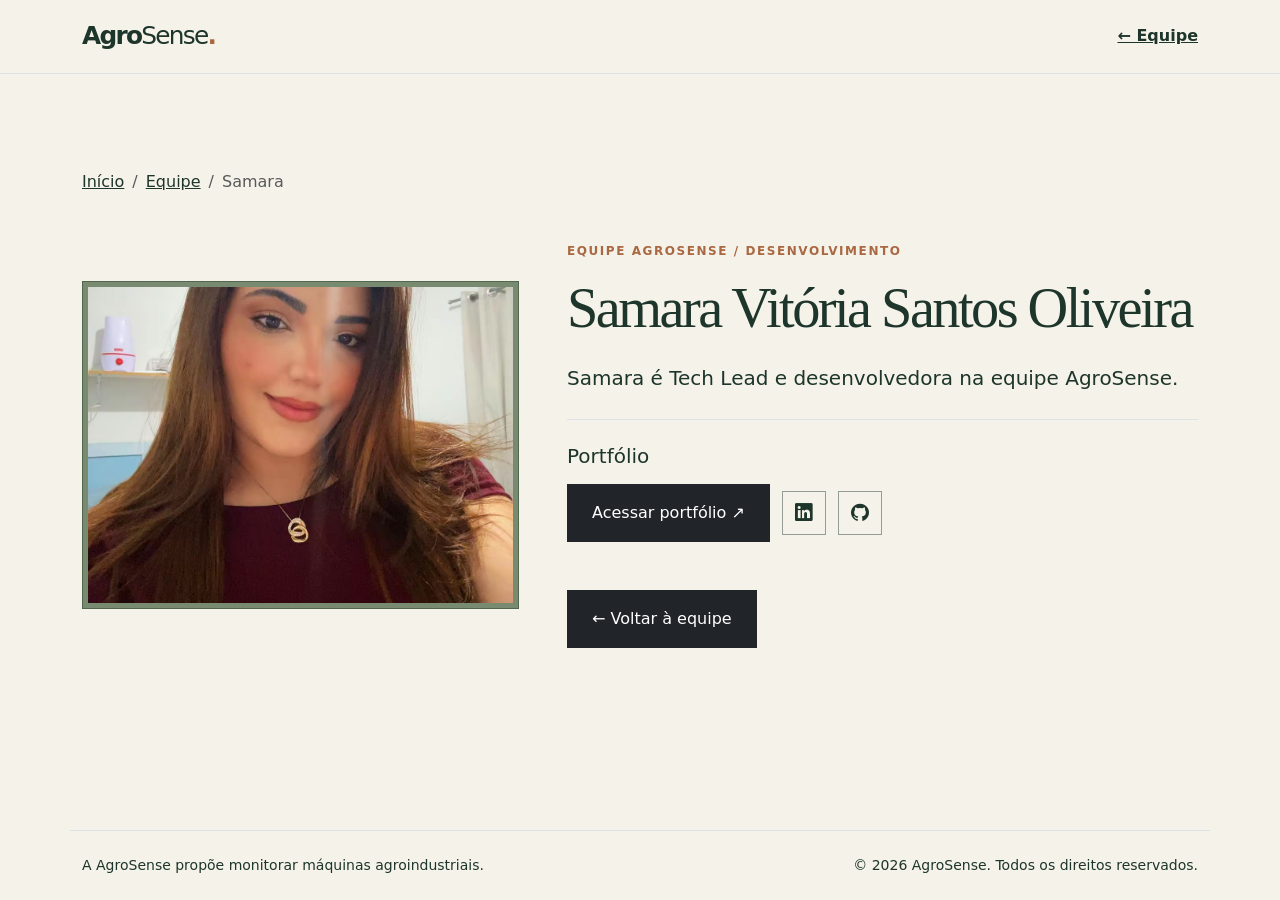
<file: samara.html>
<!doctype html>
<html lang="pt-BR">
<head>
  <meta charset="utf-8">
  <meta name="viewport" content="width=device-width, initial-scale=1">
  <meta name="description" content="Perfil de Samara, Tech Lead e desenvolvedora da equipe AgroSense. Veja seus perfis profissionais.">
  <title>Samara Vitória Santos Oliveira — AgroSense</title>
  <link rel="icon" href="img/favicon.svg" type="image/svg+xml">
  <link rel="stylesheet" href="css/bootstrap/bootstrap.min.css">
  <link rel="stylesheet" href="https://cdn.jsdelivr.net/npm/bootstrap-icons@1.13.1/font/bootstrap-icons.min.css">
  <link rel="stylesheet" href="css/style.css">
</head>
<body class="d-flex flex-column min-vh-100">
  <a class="visually-hidden-focusable btn btn-dark position-absolute m-2" href="#conteudo">Pular para o conteúdo</a>
  <header class="border-bottom bg-paper">
    <div class="container py-4 d-flex align-items-center justify-content-between gap-3">
      <a class="wordmark text-decoration-none" href="index.html" aria-label="AgroSense, página inicial">
        Agro<span>Sense</span><span class="wordmark-dot">.</span>
      </a>
      <a class="fw-semibold" href="index.html#equipe">← Equipe</a>
    </div>
  </header>
  <main id="conteudo" class="container flex-grow-1 py-5 py-lg-6">
    <nav aria-label="Caminho de navegação" class="mb-5">
      <ol class="breadcrumb small">
        <li class="breadcrumb-item"><a href="index.html">Início</a></li>
        <li class="breadcrumb-item"><a href="index.html#equipe">Equipe</a></li>
        <li class="breadcrumb-item active" aria-current="page">Samara</li>
      </ol>
    </nav>
    <article class="row align-items-center g-5" aria-labelledby="nome-integrante">
      <div class="col-md-5">
        <div class="img-perfil-frame">
          <img class="img img-samara" src="img/samara.jpeg" alt="Foto de Samara Vitória Santos Oliveira" width="1200" height="986" decoding="async">
        </div>
      </div>
      <div class="col-md-7">
        <p class="kicker">EQUIPE AGROSENSE / DESENVOLVIMENTO</p>
        <h1 class="section-title mb-4" id="nome-integrante">Samara Vitória Santos Oliveira</h1>
        <p class="lead">Samara é Tech Lead e desenvolvedora na equipe AgroSense.</p>
        <div class="border-top py-4 mt-4">
          <h2 class="h5">Portfólio</h2>
          <div class="profile-actions">
            <a class="btn btn-dark rounded-0 px-4 py-3" href="https://portifoliosa-delta.vercel.app" target="_blank">Acessar portfólio <span aria-hidden="true">↗</span></a>
            <div class="profile-socials" aria-label="Redes sociais">
              <a class="profile-social" href="https://www.linkedin.com/in/samara-vitoria-b976a9224/" aria-label="LinkedIn de Samara" target="_blank" rel="noopener noreferrer">
                <i class="bi bi-linkedin" aria-hidden="true"></i>
              </a>
              <a class="profile-social" href="https://github.com/vtoriaoliv" aria-label="GitHub de Samara" target="_blank" rel="noopener noreferrer">
                <i class="bi bi-github" aria-hidden="true"></i>
              </a>
            </div>
          </div>
        </div>
        <a class="btn btn-dark rounded-0 px-4 py-3 mt-4" href="index.html#equipe">
          ← Voltar à equipe
        </a>
      </div>
    </article>
  </main>
  <footer class="container py-4 border-top d-flex flex-wrap justify-content-between gap-2 small">
    <span>A AgroSense propõe monitorar máquinas agroindustriais.</span>
    <span>© 2026 AgroSense. Todos os direitos reservados.</span>
  </footer>
</body>
</html>
</file>
<file: css/style.css>
/* Cores e estilos gerais */
:root {
  --ink: #1d352b;
  --paper: #f5f2e9;
  --sand: #eae5d7;
  --accent: #a96841;
  --frame: #788b70;
  --frame-edge: #53674f;
}

html { scroll-behavior: smooth; }
body { background: var(--paper); color: var(--ink); }
a { color: inherit; }
a:hover { color: var(--accent); }
p { line-height: 1.65; }

/* Cabeçalho e marca */
.bg-paper { background: var(--paper); }
header nav a { text-decoration: none; }

.wordmark {
  color: var(--ink);
  font-size: 1.55rem;
  font-weight: 800;
  letter-spacing: -.07em;
  line-height: 1;
  white-space: nowrap;
}

.wordmark span:not(.wordmark-dot) { font-weight: 400; }
.wordmark-dot { color: var(--accent); }
.wordmark:hover { color: var(--ink); }
footer .wordmark { display: inline-block; }

/* Títulos e espaçamento */
.kicker {
  color: var(--accent);
  font-size: .75rem;
  font-weight: 700;
  letter-spacing: .13em;
}

.title-main,
.section-title {
  font-family: Georgia, serif;
  font-weight: 400;
  letter-spacing: -.045em;
  line-height: 1.07;
}

.title-main { max-width: 920px; }
.title-main em { color: var(--accent); font-weight: 400; }
.section-title { font-size: clamp(2.3rem, 4.4vw, 4.1rem); }
.py-lg-6 { padding-block: 6rem !important; }

/* Imagem de abertura */
.hero-photo {
  display: block;
  max-height: 530px;
  object-fit: cover;
  object-position: center 57%;
}

.photo-tag {
  position: absolute;
  bottom: 0;
  left: 0;
  padding: .7rem 1rem;
  background: var(--paper);
  color: var(--ink);
  font-weight: 700;
  letter-spacing: .06em;
}

/* Seções e etapas */
.rule-item {
  border-top: 1px solid rgba(29, 53, 43, .45);
  padding-top: 1.1rem;
}
.rule-item p { margin-bottom: 0; }
.forest-band { background: var(--ink); color: var(--paper); }
.forest-band p:not(.kicker) { color: #e0e5dc; }
.sand-band { background: var(--sand); }

/* Visão geral */
.overview-intro { max-width: 54rem; }
.overview-feature {
  border-top: 1px solid rgba(29, 53, 43, .25);
  padding-top: 1.1rem;
}

.flow-label {
  border: 1px solid rgba(255, 255, 255, .45);
  padding: .65rem .85rem;
  font-size: .85rem;
}
.flow-label:not(:last-child)::after { content: ' →'; margin-left: .35rem; }

.step {
  border-top: 1px solid rgba(255, 255, 255, .35);
  padding-top: 1rem;
}
.step span { color: #c8cfc6; font-size: .75rem; letter-spacing: .12em; }

/* Painel e gráficos de demonstração */
.report-sheet {
  border: 1px solid #c7c9bd;
  padding: clamp(1rem, 3vw, 2rem);
  background: #fffefa;
  box-shadow: 8px 8px 0 var(--sand);
}
.chart-svg { height: auto; font-size: 10px; fill: #7a847e; }
.chart-grid { stroke: #dce1d9; fill: none; }
.chart-line { stroke: #467d61; stroke-width: 3; fill: none; }
.chart-line-alt { stroke: #ad724c; }

/* Equipe */
.initials {
  display: flex;
  align-items: center;
  justify-content: center;
  aspect-ratio: 5/3;
  background: #e7e5da;
  color: var(--ink);
  font-family: Georgia, serif;
  font-size: 4rem;
}
.img-perfil-frame {
  display: flex;
  width: 100%;
  aspect-ratio: 4 / 3;
  box-sizing: border-box;
  align-items: center;
  justify-content: center;
  padding: 5px;
  border: 1px solid var(--frame-edge);
  overflow: hidden;
  background: var(--frame);
}
.img {
  display: block;
  width: 100%;
  height: 100%;
  object-fit: cover;
  object-position: center;
}
.img-gustavo { object-position: center 5%; }
.img-louize { object-position: center 18%; }
.img-paulo { object-position: center 10%; }
.img-samara { object-position: center 60%; }
.img-perfil-frame > .initials { align-self: stretch; width: 100%; height: 100%; }
.person { display: flex; flex-direction: column; }
.person-name { min-height: 3.6em; }
.person-role { margin-bottom: 1rem; }
.col:nth-child(even) > .person .initials { background: #d6dfd1; }
.person > a { align-self: flex-start; margin-top: auto; font-weight: 700; text-underline-offset: 4px; }
.person a:focus-visible { outline: 3px solid var(--accent); outline-offset: 4px; }

.profile-actions,
.profile-socials { display: flex; align-items: center; gap: .75rem; }
.profile-actions { flex-wrap: wrap; margin-top: 1rem; }
.profile-social { display: inline-grid; width: 2.75rem; height: 2.75rem; place-items: center; border: 1px solid rgba(29, 53, 43, .45); color: var(--ink); }
.profile-social .bi { font-size: 1.1rem; line-height: 1; }
a.profile-social { text-decoration: none; transition: background-color .15s ease, color .15s ease; }
a.profile-social:hover { background: var(--ink); color: var(--paper); }
a.profile-social:focus-visible { outline: 3px solid var(--accent); outline-offset: 4px; }
.profile-social-pending { opacity: .45; cursor: not-allowed; }
.profile-actions :focus-visible { outline: 3px solid var(--accent); outline-offset: 4px; }

/* Ajustes para telas menores */
@media (max-width: 991.98px) {
  .py-lg-6 { padding-block: 3.5rem !important; }
}

@media (max-width: 575.98px) {
  header nav { width: 100%; font-size: .8rem !important; }
  .photo-tag { font-size: .65rem !important; }
  .title-main { font-size: clamp(2.8rem, 11vw, 4.5rem); }
}
</file>
